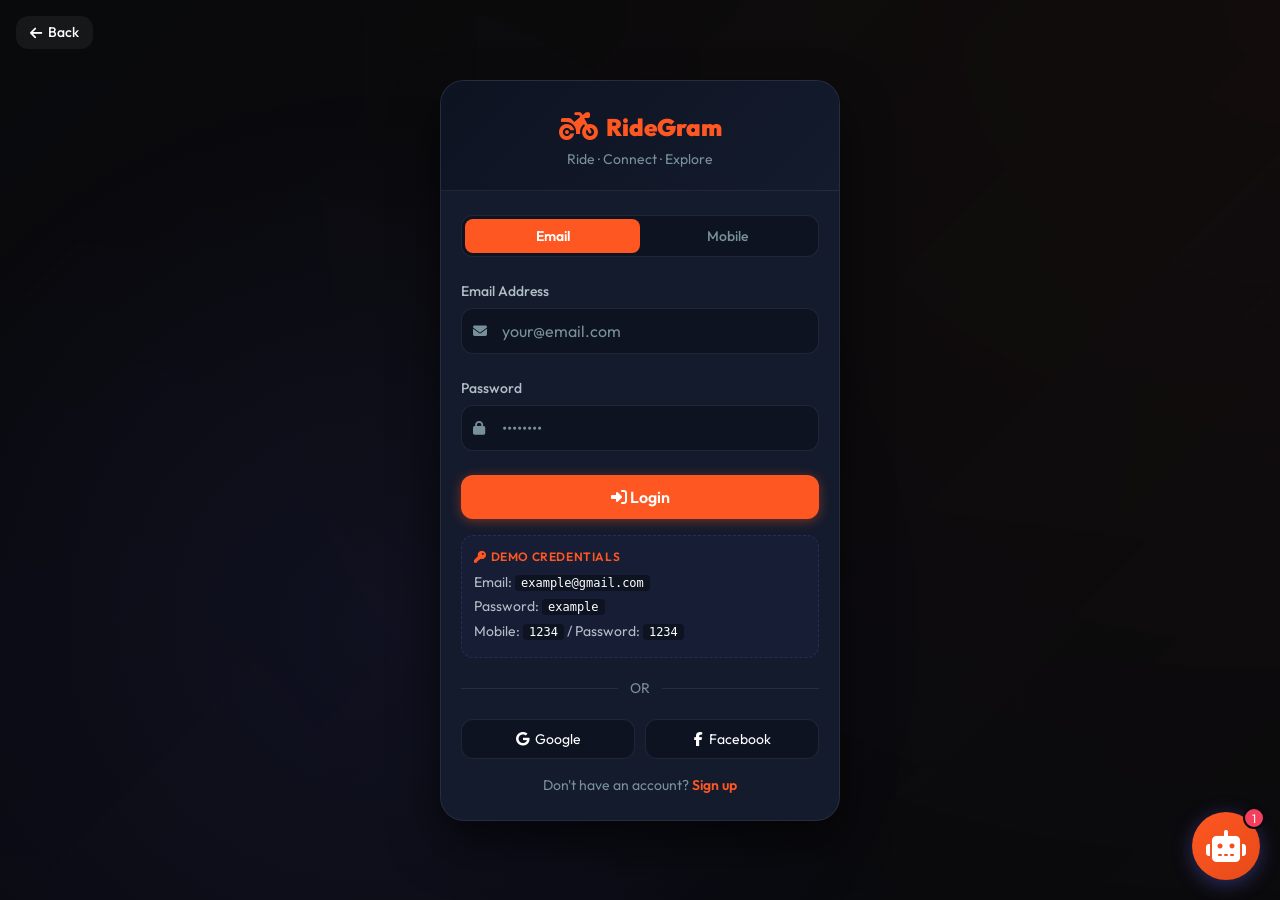
<file: feed.html>
<!DOCTYPE html>
<html lang="en">

<head>
    <meta charset="UTF-8">
    <meta name="viewport" content="width=device-width, initial-scale=1.0">
    <title>RideGram - Feed</title>
    <meta name="description" content="RideGram - Ride · Connect · Explore. Your motorcycle social feed.">
    <link rel="stylesheet" href="https://cdnjs.cloudflare.com/ajax/libs/font-awesome/6.5.1/css/all.min.css">
    <link href="https://fonts.googleapis.com/css2?family=Poppins:wght@300;400;500;600;700;800;900&display=swap"
        rel="stylesheet">
    <link rel="stylesheet" href="css/style.css">
    <link rel="stylesheet" href="css/feed.css">
    <link rel="stylesheet" href="css/dark-mode.css">
</head>

<body class="page-body">
    <!-- TOP NAVBAR -->
    <nav class="navbar">
        <div class="container">
            <div class="navbar-content">
                <a href="index.html" class="navbar-brand">
                    <span class="navbar-logo"><i class="fas fa-motorcycle"></i> RideGram</span>
                </a>
                <div class="navbar-menu">
                    <a href="feed.html" class="navbar-link active">Feed</a>
                    <a href="explore.html" class="navbar-link">Explore</a>
                    <a href="my-rides.html" class="navbar-link">Rides</a>
                    <a href="create-ride.html" class="navbar-link" style="color:var(--primary);"><i
                            class="fas fa-plus-circle"></i> Create</a>
                    <a href="messages.html" class="navbar-link">Messages</a>
                </div>
                <div class="navbar-actions">
                    <a href="notifications.html" class="btn btn-icon btn-ghost" style="position:relative;">
                        <i class="fas fa-bell"></i>
                        <span
                            style="position:absolute;top:2px;right:2px;width:8px;height:8px;background:var(--primary);border-radius:50%;border:2px solid var(--bg-primary);"></span>
                    </a>
                    <a href="profile.html"><img src="https://images.unsplash.com/photo-1507003211169-0a1dd7228f2d?w=100"
                            class="avatar avatar-sm" alt="Profile"></a>
                </div>
            </div>
        </div>
    </nav>

    <!-- FEED CONTENT -->
    <div class="container">
        <div class="app-layout">
            <!-- LEFT SIDEBAR placeholder -->
            <aside id="global-sidebar"></aside>

            <!-- MAIN FEED -->
            <main>
                <!-- Stories -->
                <section class="stories-section card" style="border-radius:var(--radius-xl);margin-bottom:8px;">
                    <div class="stories-container" id="stories-container">
                        <!-- Stories rendered by JS -->
                    </div>
                </section>

                <!-- Upcoming Ride Card -->
                <div class="card" style="margin:0 0 8px;border-radius:var(--radius-xl);overflow:hidden;">
                    <div style="position:relative;">
                        <img src="https://images.unsplash.com/photo-1558980664-769d59546b3d?w=600&h=300&fit=crop"
                            style="width:100%;height:180px;object-fit:cover;" alt="Ladakh">
                        <div
                            style="position:absolute;inset:0;background:linear-gradient(to top,rgba(0,0,0,0.8),transparent);">
                        </div>
                        <div style="position:absolute;bottom:0;left:0;right:0;padding:14px;">
                            <div
                                style="font-size:10px;color:var(--primary);font-weight:700;text-transform:uppercase;letter-spacing:0.08em;margin-bottom:4px;">
                                Upcoming Ride</div>
                            <div style="font-size:var(--fs-xl);font-weight:800;margin-bottom:4px;">LADAKH Adventure 2025
                            </div>
                            <div
                                style="display:flex;align-items:center;gap:12px;font-size:12px;color:var(--text-secondary);margin-bottom:10px;">
                                <span><i class="fas fa-calendar" style="color:var(--primary);margin-right:4px;"></i> Jun
                                    10
                                    - Jun 25</span>
                                <span><i class="fas fa-users" style="color:var(--primary);margin-right:4px;"></i> 8/12
                                    spots</span>
                            </div>
                            <div style="display:flex;align-items:center;gap:8px;">
                                <button class="btn btn-primary btn-sm"
                                    onclick="showToast('Join request sent!','success')">Join Now</button>
                                <div style="display:flex;align-items:center;gap:4px;">
                                    <div
                                        style="width:20px;height:20px;border-radius:50%;border:2px solid var(--bg-card);overflow:hidden;margin-left:-6px;">
                                        <img src="https://images.unsplash.com/photo-1494790108377-be9c29b29330?w=40"
                                            style="width:100%;height:100%;object-fit:cover;" alt="">
                                    </div>
                                    <div
                                        style="width:20px;height:20px;border-radius:50%;border:2px solid var(--bg-card);overflow:hidden;margin-left:-6px;">
                                        <img src="https://images.unsplash.com/photo-1500648767791-00dcc994a43e?w=40"
                                            style="width:100%;height:100%;object-fit:cover;" alt="">
                                    </div>
                                    <span style="font-size:11px;color:var(--text-muted);margin-left:4px;">+6
                                        joined</span>
                                </div>
                            </div>
                        </div>
                    </div>
                </div>

                <!-- Feed Posts -->
                <div class="feed-posts" id="feed-posts">
                    <!-- Posts rendered by JS -->
                </div>
            </main>

            <!-- RIGHT SIDEBAR (Desktop) -->
            <aside class="right-sidebar">
                <div class="suggestions-section">
                    <div class="suggestions-header">
                        <h4>Suggested Riders</h4>
                        <a href="explore.html">See All</a>
                    </div>
                    <div id="suggestions-list"></div>
                </div>
                <div class="trending-section">
                    <div class="suggestions-header">
                        <h4>Trending</h4>
                    </div>
                    <div class="trending-tag">
                        <div class="trending-icon"><i class="fas fa-fire"></i></div>
                        <div class="trending-info">
                            <h5>#LadakhDiaries</h5><span>2.1k posts</span>
                        </div>
                    </div>
                    <div class="trending-tag">
                        <div class="trending-icon"><i class="fas fa-mountain"></i></div>
                        <div class="trending-info">
                            <h5>#WesternGhats</h5><span>1.8k posts</span>
                        </div>
                    </div>
                    <div class="trending-tag">
                        <div class="trending-icon"><i class="fas fa-moon"></i></div>
                        <div class="trending-info">
                            <h5>#NightRides</h5><span>945 posts</span>
                        </div>
                    </div>
                </div>
            </aside>
        </div>
    </div>

    <!-- BOTTOM NAV -->
    <nav class="bottom-nav">
        <div class="bottom-nav-content">
            <a href="feed.html" class="bottom-nav-item active"><i class="fas fa-home"></i><span>Home</span></a>
            <a href="explore.html" class="bottom-nav-item"><i class="fas fa-search"></i><span>Explore</span></a>
            <a href="create-ride.html" class="bottom-nav-item create-btn"><i class="fas fa-plus"></i><span></span></a>
            <a href="notifications.html" class="bottom-nav-item" style="position:relative;">
                <i class="fas fa-bell"></i><span>Alerts</span>
                <span class="bottom-nav-badge">3</span>
            </a>
            <a href="profile.html" class="bottom-nav-item"><i class="fas fa-user"></i><span>Profile</span></a>
        </div>
    </nav>

    <!-- JOIN RIDE MODAL -->
    <div class="modal-overlay" id="join-modal">
        <div class="modal">
            <div class="modal-header">
                <span class="modal-title">Join Ride</span>
                <button class="modal-close" onclick="closeModal('join-modal')"><i class="fas fa-times"></i></button>
            </div>
            <div class="modal-body">
                <div class="join-modal-content">
                    <div class="join-modal-icon"><i class="fas fa-motorcycle"></i></div>
                    <h3 class="join-modal-title" id="join-modal-ride-title">Ride Title</h3>
                    <p class="join-modal-text">Send a join request to the ride creator. They'll review your profile and
                        riding history.</p>
                    <div class="join-modal-ride" id="join-modal-ride-info"></div>
                    <div class="join-modal-actions">
                        <button class="btn btn-secondary" onclick="closeModal('join-modal')">Cancel</button>
                        <button class="btn btn-primary" onclick="window.confirmJoinRequest()"><i
                                class="fas fa-paper-plane"></i> Send Request</button>
                    </div>
                </div>
            </div>
        </div>
    </div>

    <!-- COMMENT MODAL -->
    <div class="modal-overlay" id="comment-modal">
        <div class="modal">
            <div class="modal-header">
                <span class="modal-title">Comments</span>
                <button class="modal-close" onclick="closeModal('comment-modal')"><i class="fas fa-times"></i></button>
            </div>
            <div class="modal-body" style="padding: 0;">
                <div id="comments-list" style="max-height: 400px; overflow-y: auto; padding: 16px;">
                    <!-- Comments rendered here -->
                </div>
                <div style="padding: 16px; border-top: 1px solid var(--border); display: flex; gap: 8px;">
                    <input type="text" id="comment-input" placeholder="Add a comment..."
                        style="flex: 1; padding: 10px; background: var(--bg-input); border: 1px solid var(--border); border-radius: var(--radius-full); color: var(--text-primary);">
                    <button class="btn btn-primary btn-sm" onclick="handleAddComment()">Post</button>
                </div>
            </div>
        </div>
    </div>

    <!-- DELETE CONFIRMATION MODAL -->
    <div class="modal-overlay" id="delete-modal">
        <div class="modal" style="max-width: 320px;">
            <div class="modal-body" style="padding: 24px; text-align: center;">
                <div style="font-size: 40px; color: #EF4444; margin-bottom: 16px;"><i
                        class="fas fa-exclamation-circle"></i></div>
                <h3 style="margin-bottom: 8px;">Delete Post?</h3>
                <p style="font-size: var(--fs-sm); color: var(--text-secondary); margin-bottom: 24px;">This action
                    cannot be undone. Your post will be permanently removed.</p>
                <div style="display: flex; gap: 8px;">
                    <button class="btn btn-secondary btn-full" style="flex:1;"
                        onclick="closeModal('delete-modal')">Cancel</button>
                    <button class="btn btn-primary btn-danger-confirm btn-full"
                        style="flex:1;background: #EF4444; border-color: #EF4444;"
                        onclick="confirmDelete()">Delete</button>
                </div>
            </div>
        </div>
    </div>

    <!-- SHARE MODAL -->
    <div class="modal-overlay" id="share-modal">
        <div class="modal" style="max-width: 360px;">
            <div class="modal-header">
                <span class="modal-title">Share Post</span>
                <button class="modal-close" onclick="closeModal('share-modal')"><i class="fas fa-times"></i></button>
            </div>
            <div class="modal-body" style="padding: 16px;">
                <div style="display: flex; flex-direction: column; gap: 8px;">
                    <button class="btn btn-secondary btn-full"
                        style="justify-content: flex-start; gap: 12px; padding: 14px 16px;"
                        onclick="shareAction('copy')" role="button" aria-label="Copy link">
                        <i class="fas fa-link" style="color: var(--primary); font-size: 18px; width: 24px;"></i>
                        <span>Copy Link</span>
                    </button>
                    <button class="btn btn-secondary btn-full"
                        style="justify-content: flex-start; gap: 12px; padding: 14px 16px;"
                        onclick="shareAction('whatsapp')" role="button" aria-label="Share to WhatsApp">
                        <i class="fab fa-whatsapp" style="color: #25D366; font-size: 20px; width: 24px;"></i>
                        <span>WhatsApp</span>
                    </button>
                    <button class="btn btn-secondary btn-full"
                        style="justify-content: flex-start; gap: 12px; padding: 14px 16px;"
                        onclick="shareAction('twitter')" role="button" aria-label="Share to Twitter">
                        <i class="fab fa-x-twitter"
                            style="color: var(--text-primary); font-size: 18px; width: 24px;"></i>
                        <span>Twitter / X</span>
                    </button>
                </div>
            </div>
        </div>
    </div>

    <!-- REPORT CONFIRMATION MODAL -->
    <div class="modal-overlay" id="report-modal">
        <div class="modal" style="max-width: 320px;">
            <div class="modal-body" style="padding: 24px; text-align: center;">
                <div style="font-size: 40px; color: #F59E0B; margin-bottom: 16px;"><i class="fas fa-flag"></i></div>
                <h3 style="margin-bottom: 8px;">Report this post?</h3>
                <p style="font-size: var(--fs-sm); color: var(--text-secondary); margin-bottom: 24px;">
                    This post will be reviewed by our team. False reports may result in action on your account.</p>
                <div style="display: flex; gap: 8px;">
                    <button class="btn btn-secondary btn-full" style="flex:1;"
                        onclick="closeModal('report-modal')">Cancel</button>
                    <button class="btn btn-primary btn-report-confirm btn-full"
                        style="flex:1;background: #F59E0B; border-color: #F59E0B;" onclick="confirmReport()"><i
                            class="fas fa-flag"></i> Report</button>
                </div>
            </div>
        </div>
    </div>

    <script src="js/data.js"></script>
    <script src="js/main.js"></script>
    <script src="js/feed.js"></script>
    <script src="js/motion.js"></script>
    <script src="js/chatbot.js"></script>
</body>

</html>
</file>
<file: css/style.css>
@import url('https://fonts.googleapis.com/css2?family=Outfit:wght@300;400;500;600;700;800;900&display=swap');

:root {
    /* SUNSET ORANGE & DEEP NAVY THEME */
    --primary: #FF5722;
    --primary-dark: #E64A19;
    --primary-light: #FF8A65;
    --primary-glow: rgba(255, 87, 34, 0.4);
    --accent-green: #00E676;
    --accent-blue: #2979FF;
    --bg-primary: #080A10;
    /* Very deep navy/black */
    --bg-secondary: #0D1321;
    --bg-card: #141B2D;
    --bg-card-hover: #1C253C;
    --bg-elevated: #1A2235;
    --bg-input: #0D1321;
    --bg-overlay: rgba(0, 0, 0, 0.85);
    --text-primary: #FFFFFF;
    --text-secondary: #B0BEC5;
    --text-muted: #78909C;
    --border: rgba(255, 255, 255, 0.08);
    --border-hover: rgba(255, 255, 255, 0.2);
    --border-red: rgba(255, 87, 34, 0.4);

    /* ENHANCED GLASSMORPHISM */
    --glass-bg: rgba(20, 27, 45, 0.65);
    --glass-border: rgba(255, 255, 255, 0.1);
    --glass-blur: 40px;
    --shadow-sm: 0 4px 12px rgba(0, 0, 0, 0.3);
    --shadow-md: 0 10px 24px rgba(0, 0, 0, 0.4);
    --shadow-lg: 0 24px 48px rgba(0, 0, 0, 0.6);
    --shadow-glow: 0 0 30px rgba(255, 87, 34, 0.3);
    --font: 'Outfit', -apple-system, BlinkMacSystemFont, 'Segoe UI', Roboto, sans-serif;
    --fs-xs: 0.75rem;
    --fs-sm: 0.875rem;
    --fs-base: 1rem;
    --fs-lg: 1.125rem;
    --fs-xl: 1.25rem;
    --fs-2xl: 1.5rem;
    --fs-3xl: 2rem;
    --fs-4xl: 2.75rem;
    --fw-regular: 400;
    --fw-medium: 500;
    --fw-semibold: 600;
    --fw-bold: 700;
    --fw-black: 900;
    --sp-xs: 4px;
    --sp-sm: 8px;
    --sp-md: 16px;
    --sp-lg: 24px;
    --sp-xl: 32px;
    --sp-2xl: 48px;
    --radius-sm: 8px;
    --radius-md: 12px;
    --radius-lg: 16px;
    --radius-xl: 24px;
    --radius-full: 9999px;
    --transition: 300ms cubic-bezier(0.4, 0, 0.2, 1);
    --container-max: 540px;

    /* Advanced Motion & Glass 2.0 */
    --spring-ease: cubic-bezier(0.34, 1.56, 0.64, 1);
    --glass-inner-glow: inset 0 1px 1px rgba(255, 255, 255, 0.15), inset 0 0 20px rgba(255, 255, 255, 0.02);
    --glass-outer-glow: 0 12px 40px rgba(0, 0, 0, 0.4);
    --mesh-1: #FF5722;
    --mesh-2: #1A237E;
}

*,
*::before,
*::after {
    box-sizing: border-box;
    margin: 0;
    padding: 0;
}

html {
    scroll-behavior: smooth;
    -webkit-font-smoothing: antialiased;
}

body {
    font-family: var(--font);
    font-size: var(--fs-base);
    line-height: 1.5;
    color: var(--text-primary);
    background: var(--bg-primary);
    min-height: 100vh;
}

a {
    text-decoration: none;
    color: inherit;
    transition: color var(--transition);
}

a:hover {
    color: var(--primary);
}

img {
    max-width: 100%;
    height: auto;
    display: block;
}

button {
    font-family: inherit;
    cursor: pointer;
    border: none;
    background: none;
    color: inherit;
}

input,
textarea,
select {
    font-family: inherit;
    font-size: inherit;
    color: var(--text-primary);
}

ul,
ol {
    list-style: none;
}

/* MESH GRADIENT BACKGROUND */
.mesh-gradient-bg {
    position: fixed;
    top: -50%;
    left: -50%;
    width: 200%;
    height: 200%;
    z-index: -1;
    background:
        radial-gradient(circle at 75% 25%, rgba(255, 87, 34, 0.12) 0%, transparent 45%),
        radial-gradient(circle at 25% 75%, rgba(26, 35, 126, 0.2) 0%, transparent 50%),
        var(--bg-primary);
    filter: blur(90px);
    animation: meshRotate 25s ease-in-out infinite alternate;
    pointer-events: none;
}

@keyframes meshRotate {
    0% {
        transform: rotate(0deg);
    }

    100% {
        transform: rotate(360deg);
    }
}

/* SCROLLBAR */
::-webkit-scrollbar {
    width: 4px;
}

::-webkit-scrollbar-track {
    background: var(--bg-primary);
}

::-webkit-scrollbar-thumb {
    background: var(--border-hover);
    border-radius: var(--radius-full);
}

/* CONTAINER */
.container {
    width: 100%;
    max-width: var(--container-max);
    margin: 0 auto;
    padding: 0 var(--sp-md);
}

/* NAVBAR - Top bar (mobile app style) */
.navbar {
    background: rgba(10, 10, 10, 0.85);
    backdrop-filter: blur(20px);
    -webkit-backdrop-filter: blur(20px);
    position: sticky;
    top: 0;
    z-index: 100;
    border-bottom: 1px solid var(--border);
}

.navbar-content {
    display: flex;
    align-items: center;
    justify-content: space-between;
    padding: 10px 0;
    height: 56px;
}

.navbar-brand {
    display: flex;
    align-items: center;
    gap: var(--sp-sm);
}

.navbar-logo {
    font-size: var(--fs-xl);
    font-weight: var(--fw-black);
    color: var(--primary);
    letter-spacing: -0.02em;
    display: flex;
    align-items: center;
    gap: 6px;
}

.navbar-logo i {
    font-size: 1.1em;
}

.navbar-menu {
    display: none;
}

.navbar-actions {
    display: flex;
    align-items: center;
    gap: 4px;
}

.navbar-toggle {
    display: none;
}

/* BOTTOM NAV */
.bottom-nav {
    position: fixed;
    bottom: 0;
    left: 0;
    right: 0;
    background: rgba(10, 10, 10, 0.85);
    backdrop-filter: blur(20px);
    border-top: 1px solid var(--border);
    z-index: 100;
    padding-bottom: env(safe-area-inset-bottom);
}

.bottom-nav-content {
    display: flex;
    justify-content: space-around;
    max-width: var(--container-max);
    margin: 0 auto;
}

.bottom-nav-item {
    display: flex;
    flex-direction: column;
    align-items: center;
    gap: 2px;
    padding: 8px 0;
    color: var(--text-muted);
    font-size: 10px;
    font-weight: var(--fw-medium);
    transition: color var(--transition);
    position: relative;
    flex: 1;
}

.bottom-nav-item i {
    font-size: 24px;
}

.bottom-nav-item.active {
    color: var(--primary);
}

.bottom-nav-item.active::before {
    content: '';
    position: absolute;
    top: 0;
    left: 50%;
    transform: translateX(-50%);
    width: 20px;
    height: 2px;
    background: var(--primary);
    border-radius: var(--radius-full);
}

.bottom-nav-item.create-btn {
    color: var(--text-primary);
}

.bottom-nav-item.create-btn i {
    background: var(--primary);
    color: #fff;
    width: 40px;
    height: 40px;
    border-radius: var(--radius-full);
    display: flex;
    align-items: center;
    justify-content: center;
    font-size: 18px;
    box-shadow: 0 4px 12px var(--primary-glow);
    margin-top: -10px;
}

.bottom-nav-badge {
    position: absolute;
    top: 4px;
    right: calc(50% - 18px);
    background: var(--primary);
    color: #fff;
    font-size: 9px;
    font-weight: var(--fw-bold);
    min-width: 16px;
    height: 16px;
    border-radius: var(--radius-full);
    display: flex;
    align-items: center;
    justify-content: center;
    padding: 0 4px;
}

/* AVATAR */
.avatar {
    width: 40px;
    height: 40px;
    border-radius: var(--radius-full);
    object-fit: cover;
}

.avatar-sm {
    width: 32px;
    height: 32px;
}

.avatar-lg {
    width: 64px;
    height: 64px;
}

.avatar-xl {
    width: 90px;
    height: 90px;
}

.avatar-ring {
    border: 2px solid var(--primary);
    padding: 2px;
}

/* BUTTONS */
.btn {
    display: inline-flex;
    align-items: center;
    justify-content: center;
    gap: 6px;
    padding: 10px 20px;
    font-size: var(--fs-sm);
    font-weight: var(--fw-semibold);
    border-radius: var(--radius-lg);
    transition: all var(--transition);
    border: none;
    cursor: pointer;
}

.btn-primary {
    background: var(--primary);
    color: #fff;
    box-shadow: 0 2px 8px var(--primary-glow);
}

.btn-primary:hover {
    background: var(--primary-dark);
    transform: translateY(-2px);
    box-shadow: 0 6px 20px var(--primary-glow);
    color: #fff;
}

.btn:active {
    transform: scale(0.96) !important;
}

.btn-secondary {
    background: var(--bg-card);
    color: var(--text-primary);
    border: 1px solid var(--border);
}

.btn-secondary:hover {
    border-color: var(--primary);
    color: var(--primary);
}

.btn-ghost {
    background: transparent;
    color: var(--text-secondary);
}

.btn-ghost:hover {
    background: rgba(255, 255, 255, 0.05);
    color: var(--text-primary);
}

.btn-danger {
    background: var(--primary);
    color: #fff;
}

.btn-sm {
    padding: 6px 14px;
    font-size: var(--fs-xs);
    border-radius: var(--radius-md);
}

.btn-lg {
    padding: 14px 28px;
    font-size: var(--fs-base);
}

.btn-icon {
    width: 36px;
    height: 36px;
    padding: 0;
    border-radius: var(--radius-md);
}

.btn-icon.btn-sm {
    width: 28px;
    height: 28px;
}

/* CARDS - GLASS 2.0 */
.card,
.post-card,
.ride-card,
.sidebar,
.modal-content {
    background: var(--glass-bg);
    backdrop-filter: blur(var(--glass-blur));
    -webkit-backdrop-filter: blur(var(--glass-blur));
    border-radius: var(--radius-xl);
    border: 1px solid var(--glass-border);
    box-shadow: var(--glass-inner-glow), var(--glass-outer-glow);
    transition: transform var(--spring-ease), box-shadow 0.4s ease, border-color 0.4s ease;
}

.card:hover,
.post-card:hover,
.ride-card:hover {
    border-color: rgba(255, 255, 255, 0.25);
    box-shadow: var(--glass-inner-glow), 0 16px 50px rgba(0, 0, 0, 0.6), 0 0 20px rgba(255, 87, 34, 0.1);
    transform: translateY(-4px);
}

/* ADVANCED REVEAL ANIMATIONS */
.animate-reveal {
    animation: revealSpring 0.8s var(--spring-ease) forwards;
}

@keyframes revealSpring {
    0% {
        opacity: 0;
        transform: translateY(30px) scale(0.95);
        filter: blur(10px);
    }

    100% {
        opacity: 1;
        transform: translateY(0) scale(1);
        filter: blur(0);
    }
}

.animate-springIn {
    animation: springIn 0.5s var(--spring-ease) forwards;
}

@keyframes springIn {
    0% {
        transform: scale(0.8);
        opacity: 0;
    }

    100% {
        transform: scale(1);
        opacity: 1;
    }
}



.card-body {
    padding: var(--sp-lg);
}

/* FORMS */
.form-group {
    margin-bottom: var(--sp-lg);
}

.form-label {
    display: block;
    font-weight: var(--fw-medium);
    margin-bottom: 6px;
    font-size: var(--fs-sm);
    color: var(--text-secondary);
}

.form-input {
    width: 100%;
    padding: 12px 14px;
    border: 1px solid var(--border);
    border-radius: var(--radius-md);
    background: var(--bg-input);
    transition: all var(--transition);
    color: var(--text-primary);
    font-size: var(--fs-base);
}

.form-input:focus {
    outline: none;
    border-color: var(--primary);
    box-shadow: 0 0 0 3px rgba(99, 102, 241, 0.1);
}

.form-input::placeholder {
    color: var(--text-muted);
}

.settings-select {
    padding: 8px 12px;
    border: 1px solid var(--border);
    border-radius: var(--radius-md);
    background: var(--bg-input);
    color: var(--text-primary);
    font-size: var(--fs-sm);
}

/* TAGS & BADGES */
.tag {
    display: inline-flex;
    align-items: center;
    gap: 4px;
    padding: 4px 10px;
    font-size: var(--fs-xs);
    border-radius: var(--radius-full);
    background: rgba(255, 255, 255, 0.06);
    color: var(--text-secondary);
    font-weight: var(--fw-medium);
}

.tag-primary {
    background: rgba(99, 102, 241, 0.12);
    color: var(--primary);
}

.badge {
    display: inline-flex;
    align-items: center;
    gap: 4px;
    padding: 3px 8px;
    font-size: var(--fs-xs);
    font-weight: var(--fw-semibold);
    border-radius: var(--radius-full);
}

.badge-primary {
    background: rgba(99, 102, 241, 0.12);
    color: var(--primary);
}

.badge-success {
    background: rgba(34, 197, 94, 0.12);
    color: var(--accent-green);
}

/* TABS */
.tabs {
    display: flex;
    border-bottom: 1px solid var(--border);
    margin-bottom: var(--sp-lg);
    overflow-x: auto;
    scrollbar-width: none;
}

.tabs::-webkit-scrollbar {
    display: none;
}

.tab {
    flex-shrink: 0;
    padding: var(--sp-md);
    text-align: center;
    font-weight: var(--fw-medium);
    color: var(--text-muted);
    position: relative;
    transition: all var(--transition);
    font-size: var(--fs-sm);
    white-space: nowrap;
}

.tab::after {
    content: '';
    position: absolute;
    bottom: -1px;
    left: 0;
    right: 0;
    height: 2px;
    background: var(--primary);
    transform: scaleX(0);
    transition: transform var(--transition);
}

.tab:hover {
    color: var(--text-secondary);
}

.tab.active {
    color: var(--primary);
}

.tab.active::after {
    transform: scaleX(1);
}

.tab-content {
    display: none;
}

.tab-content.active {
    display: block;
    animation: fadeIn 0.3s ease;
}

/* MODAL */
.modal-overlay {
    position: fixed;
    inset: 0;
    background: rgba(0, 0, 0, 0.75);
    backdrop-filter: blur(4px);
    display: flex;
    align-items: flex-end;
    justify-content: center;
    z-index: 1000;
    opacity: 0;
    visibility: hidden;
    transition: all var(--transition);
}

.modal-overlay.active {
    opacity: 1;
    visibility: visible;
}

.modal {
    background: var(--bg-card);
    border-radius: var(--radius-xl) var(--radius-xl) 0 0;
    width: 100%;
    max-width: 500px;
    max-height: 85vh;
    overflow-y: auto;
    transform: translateY(100%);
    transition: transform 0.35s cubic-bezier(0.32, 0.72, 0, 1);
    border: 1px solid var(--border);
    border-bottom: none;
}

.modal-overlay.active .modal {
    transform: translateY(0);
}

.modal-header {
    display: flex;
    align-items: center;
    justify-content: space-between;
    padding: 16px 20px;
    border-bottom: 1px solid var(--border);
}

.modal-title {
    font-size: var(--fs-lg);
    font-weight: var(--fw-semibold);
}

.modal-close {
    width: 28px;
    height: 28px;
    display: flex;
    align-items: center;
    justify-content: center;
    border-radius: var(--radius-full);
    color: var(--text-muted);
    transition: all var(--transition);
}

.modal-close:hover {
    background: rgba(255, 255, 255, 0.08);
    color: var(--text-primary);
}

.modal-body {
    padding: 20px;
}

/* TOAST */
.toast {
    position: fixed;
    bottom: 80px;
    left: 50%;
    transform: translateX(-50%) translateY(20px);
    background: var(--bg-elevated);
    color: var(--text-primary);
    padding: 12px 20px;
    border-radius: var(--radius-lg);
    display: flex;
    align-items: center;
    gap: var(--sp-sm);
    font-size: var(--fs-sm);
    font-weight: var(--fw-medium);
    z-index: 2000;
    opacity: 0;
    transition: all 0.3s ease;
    border: 1px solid var(--border);
    box-shadow: var(--shadow-lg);
}

.toast.show {
    opacity: 1;
    transform: translateX(-50%) translateY(0);
}

.toast-success i {
    color: var(--accent-green);
}

.toast-error i {
    color: var(--primary);
}

.toast-info i {
    color: var(--accent-blue);
}

@keyframes slideUpFade {
    from {
        opacity: 0;
        transform: translateY(30px);
    }

    to {
        opacity: 1;
        transform: translateY(0);
    }
}

.animate-fadeIn {
    animation: fadeIn 0.4s ease forwards;
}

.animate-slideUp {
    animation: slideUp 0.4s ease forwards;
}

.animate-slideUpFade {
    opacity: 0;
    animation: slideUpFade 0.7s cubic-bezier(0.16, 1, 0.3, 1) forwards;
}

/* SKELETON */
.skeleton {
    background: linear-gradient(90deg, var(--bg-card) 25%, var(--bg-elevated) 50%, var(--bg-card) 75%);
    background-size: 200% 100%;
    animation: skeleton-loading 1.5s infinite;
    border-radius: var(--radius-md);
}

@keyframes skeleton-loading {
    0% {
        background-position: 200% 0;
    }

    100% {
        background-position: -200% 0;
    }
}

/* PAGE BODY PADDING for bottom nav */
.page-body {
    padding-bottom: 70px;
}

/* SECTION HEADERS */
.section-header {
    display: flex;
    justify-content: space-between;
    align-items: center;
    margin-bottom: var(--sp-md);
    padding: 0 var(--sp-md);
}

.section-title {
    font-size: var(--fs-lg);
    font-weight: var(--fw-bold);
}

/* RESPONSIVE - Tablet/Desktop */
@media (min-width: 768px) {
    :root {
        --container-max: 600px;
    }
}

@media (min-width: 1024px) {
    :root {
        --container-max: 1100px;
    }

    .bottom-nav {
        display: none;
    }

    .navbar-menu {
        display: flex;
        align-items: center;
        gap: var(--sp-xl);
    }

    .navbar-link {
        font-weight: var(--fw-medium);
        color: var(--text-secondary);
        font-size: var(--fs-sm);
        position: relative;
    }

    .navbar-link::after {
        content: '';
        position: absolute;
        bottom: -4px;
        left: 0;
        width: 0;
        height: 2px;
        background: var(--primary);
        transition: width var(--transition);
    }

    .navbar-link:hover::after,
    .navbar-link.active::after {
        width: 100%;
    }

    .navbar-link:hover,
    .navbar-link.active {
        color: var(--primary);
    }

    .page-body {
        padding-bottom: 0;
    }
}

/* TOGGLE SWITCH */
.toggle-switch {
    width: 44px;
    height: 24px;
    background: var(--border);
    border-radius: var(--radius-full);
    position: relative;
    cursor: pointer;
    transition: background var(--transition);
}

.toggle-switch::after {
    content: '';
    position: absolute;
    top: 2px;
    left: 2px;
    width: 20px;
    height: 20px;
    background: var(--text-primary);
    border-radius: var(--radius-full);
    transition: transform var(--transition);
}

.toggle-switch.active {
    background: var(--primary);
}

.toggle-switch.active::after {
    transform: translateX(20px);
}

/* THEME TOGGLE */
.theme-toggle {
    width: 44px;
    height: 24px;
    background: var(--primary);
    border-radius: var(--radius-full);
    position: relative;
    cursor: pointer;
    border: none;
}

.theme-toggle .toggle-thumb {
    width: 20px;
    height: 20px;
    background: #fff;
    border-radius: var(--radius-full);
    position: absolute;
    top: 2px;
    left: 2px;
    transition: all var(--transition);
}

/* ============================================
   GLOBAL LAYOUT (3-COLUMN DESKTOP)
   ============================================ */
.app-layout {
    display: flex;
    flex-direction: column;
    width: 100%;
    margin: 0 auto;
}

@media (min-width: 1024px) {
    .app-layout {
        display: grid;
        grid-template-columns: 240px 1fr 280px;
        gap: 24px;
        max-width: 1200px;
        padding: 24px 16px;
    }
}

/* GLOBAL SIDEBAR (Desktop Only) */
.sidebar,
.right-sidebar {
    display: none;
}

@media (min-width: 1024px) {

    .sidebar,
    .right-sidebar {
        display: block;
        position: sticky;
        top: 80px;
        height: min-content;
    }
}

.sidebar {
    background: var(--glass-bg);
    backdrop-filter: blur(var(--glass-blur));
    -webkit-backdrop-filter: blur(var(--glass-blur));
    border: 1px solid var(--glass-border);
    border-radius: var(--radius-xl);
    overflow: hidden;
}

.sidebar-profile {
    display: flex;
    align-items: center;
    gap: 12px;
    padding: 20px 16px;
    border-bottom: 1px solid var(--border);
}

.sidebar-profile-avatar {
    width: 48px;
    height: 48px;
    border-radius: var(--radius-full);
    object-fit: cover;
    border: 2px solid var(--primary);
}

.sidebar-profile-info h4 {
    font-size: var(--fs-sm);
    font-weight: 700;
    color: var(--text-primary);
}

.sidebar-profile-info span {
    font-size: 11px;
    color: var(--text-muted);
}

.sidebar-nav {
    padding: 8px 0;
}

.sidebar-nav-item {
    display: flex;
    align-items: center;
    gap: 12px;
    padding: 12px 16px;
    color: var(--text-secondary);
    font-weight: 600;
    transition: all var(--transition);
    margin: 2px 8px;
    border-radius: var(--radius-md);
    font-size: var(--fs-sm);
}

.sidebar-nav-item:hover {
    background: rgba(255, 255, 255, 0.05);
    color: var(--text-primary);
    transform: translateX(4px);
}

.sidebar-nav-item.active {
    background: rgba(99, 102, 241, 0.1);
    color: var(--primary);
}

.sidebar-nav-item i {
    width: 24px;
    font-size: 20px;
    text-align: center;
}

/* WIDGET SECTIONS (Suggestions/Trending) */
.suggestions-section,
.trending-section {
    background: var(--glass-bg);
    backdrop-filter: blur(var(--glass-blur));
    -webkit-backdrop-filter: blur(var(--glass-blur));
    border: 1px solid var(--glass-border);
    border-radius: var(--radius-xl);
    padding: 16px;
    margin-bottom: 16px;
}

.suggestions-header {
    display: flex;
    justify-content: space-between;
    align-items: center;
    margin-bottom: 12px;
}

.suggestions-header h4 {
    font-size: 11px;
    color: var(--text-muted);
    text-transform: uppercase;
    letter-spacing: 0.1em;
    font-weight: 800;
}

.suggestion-item {
    display: flex;
    align-items: center;
    gap: 10px;
    padding: 8px 0;
}

.suggestion-avatar {
    width: 36px;
    height: 36px;
    border-radius: var(--radius-full);
    object-fit: cover;
}

.suggestion-info {
    flex: 1;
}

.suggestion-name {
    font-weight: 700;
    font-size: var(--fs-sm);
}

.suggestion-meta {
    font-size: 11px;
    color: var(--text-muted);
}

.suggestion-follow {
    font-size: 11px;
    font-weight: 700;
    color: var(--primary);
    cursor: pointer;
}

.trending-tag {
    display: flex;
    align-items: center;
    gap: 10px;
    padding: 10px 0;
}

.trending-icon {
    width: 36px;
    height: 36px;
    background: rgba(99, 102, 241, 0.1);
    border-radius: var(--radius-md);
    display: flex;
    align-items: center;
    justify-content: center;
    color: var(--primary);
}

.trending-info h5 {
    font-size: var(--fs-sm);
    font-weight: 600;
}

.trending-info span {
    font-size: 11px;
    color: var(--text-muted);
}


/* PRIVACY LABELS */
.privacy-label {
    display: inline-flex;
    align-items: center;
    gap: 4px;
    font-size: var(--fs-xs);
    padding: 2px 8px;
    border-radius: var(--radius-sm);
}

.privacy-public {
    background: rgba(34, 197, 94, 0.1);
    color: var(--accent-green);
}

.privacy-followers {
    background: rgba(245, 158, 11, 0.1);
    color: #F59E0B;
}

/* TOGGLE SWITCH */
.toggle-switch {
    width: 44px;
    height: 24px;
    border-radius: var(--radius-full);
    background: var(--bg-input);
    border: 1px solid var(--border);
    cursor: pointer;
    position: relative;
    transition: all var(--transition);
    flex-shrink: 0;
}

.toggle-switch::after {
    content: '';
    position: absolute;
    width: 18px;
    height: 18px;
    border-radius: var(--radius-full);
    background: var(--text-muted);
    top: 2px;
    left: 2px;
    transition: all var(--transition);
}

.toggle-switch.active {
    background: var(--primary);
    border-color: var(--primary);
}

.toggle-switch.active::after {
    left: 22px;
    background: #fff;
}

/* SETTINGS SELECT */
.settings-select {
    padding: 6px 10px;
    background: var(--bg-input);
    border: 1px solid var(--border);
    border-radius: var(--radius-md);
    color: var(--text-primary);
    font-size: var(--fs-sm);
    cursor: pointer;
}

.settings-select:focus {
    outline: none;
    border-color: var(--primary);
}

/* BADGES */
.badge {
    display: inline-flex;
    align-items: center;
    gap: 4px;
    padding: 3px 10px;
    border-radius: var(--radius-full);
    font-size: var(--fs-xs);
    font-weight: var(--fw-semibold);
}

.badge-success {
    background: rgba(34, 197, 94, 0.12);
    color: var(--accent-green);
}

.badge-primary {
    background: rgba(99, 102, 241, 0.12);
    color: var(--primary);
}

/* TAGS */
.tag {
    display: inline-flex;
    align-items: center;
    gap: 3px;
    padding: 3px 10px;
    border-radius: var(--radius-full);
    font-size: var(--fs-xs);
    font-weight: var(--fw-medium);
    background: rgba(255, 255, 255, 0.06);
    color: var(--text-secondary);
    border: 1px solid var(--border);
}

.tag-primary {
    background: rgba(99, 102, 241, 0.1);
    color: var(--primary);
    border-color: rgba(99, 102, 241, 0.2);
}
</file>
<file: css/feed.css>
/* Feed Page - Dark/Red MotoTribe Style */
.feed-layout {
    max-width: 480px;
    margin: 0 auto;
    padding: 0;
}

/* Glassmorphism Sidebar */
.sidebar {
    background: var(--glass-bg);
    backdrop-filter: blur(var(--glass-blur));
    -webkit-backdrop-filter: blur(var(--glass-blur));
    border: 1px solid var(--glass-border) !important;
}

/* STORIES */
.stories-section {
    padding: 12px 0;
    border-bottom: 1px solid var(--border);
    margin-bottom: 4px;
}

.stories-container {
    display: flex;
    gap: 14px;
    padding: 0 16px;
    overflow-x: auto;
    scrollbar-width: none;
}

.stories-container::-webkit-scrollbar {
    display: none;
}

.story-item {
    flex-shrink: 0;
    text-align: center;
    cursor: pointer;
    width: 66px;
}

.story-avatar-wrapper {
    width: 62px;
    height: 62px;
    padding: 2px;
    border-radius: var(--radius-full);
    background: linear-gradient(135deg, var(--primary), #FFAB40, var(--primary-light));
    margin: 0 auto 4px;
}

.story-avatar-wrapper.viewed {
    background: var(--border);
}

.story-avatar {
    width: 100%;
    height: 100%;
    border-radius: var(--radius-full);
    object-fit: cover;
    border: 2px solid var(--bg-primary);
}

.story-username {
    font-size: 10px;
    color: var(--text-secondary);
    overflow: hidden;
    text-overflow: ellipsis;
    white-space: nowrap;
    font-weight: var(--fw-medium);
}

/* FEED POSTS */
.feed-posts {
    display: flex;
    flex-direction: column;
    gap: 8px;
}

.post-card {
    background: var(--bg-card);
    border: 1px solid var(--border);
    border-radius: var(--radius-xl);
    margin: 8px 16px;
    box-shadow: 0 4px 12px rgba(0, 0, 0, 0.5);
    transition: transform var(--transition), box-shadow var(--transition);
}

.post-card:hover {
    transform: translateY(-2px);
    box-shadow: 0 12px 24px rgba(0, 0, 0, 0.6), 0 0 16px rgba(255, 87, 34, 0.1);
    border-color: rgba(255, 255, 255, 0.15);
}

.post-header {
    display: flex;
    align-items: center;
    gap: 10px;
    padding: 10px 14px;
}

.post-avatar {
    width: 36px;
    height: 36px;
    border-radius: var(--radius-full);
    object-fit: cover;
}

.post-user-info {
    flex: 1;
}

.post-user-name {
    display: flex;
    align-items: center;
    gap: 4px;
    font-weight: var(--fw-semibold);
    font-size: var(--fs-sm);
}

.post-user-name .verified {
    color: var(--primary);
    font-size: 12px;
}

.post-username {
    font-size: 11px;
    color: var(--text-muted);
}

.post-menu {
    color: var(--text-muted);
    padding: 6px;
    cursor: pointer;
}

.post-rating {
    display: flex;
    align-items: center;
    gap: 6px;
    padding: 0 14px 6px;
    flex-wrap: wrap;
}

.post-rating-stars {
    display: flex;
    gap: 2px;
    color: #FFC107;
    font-size: 12px;
}

.post-rating-value {
    color: var(--text-primary);
    font-weight: var(--fw-semibold);
    font-size: var(--fs-sm);
}

.post-tags {
    display: flex;
    gap: 4px;
}

/* Ride Summary */
.post-ride-summary {
    background: rgba(255, 87, 34, 0.05);
    padding: 10px 14px;
    margin: 0 14px 8px;
    border-radius: var(--radius-md);
    border-left: 3px solid var(--primary);
}

.ride-route {
    display: flex;
    align-items: center;
    gap: 6px;
    font-size: var(--fs-sm);
    font-weight: var(--fw-semibold);
    margin-bottom: 2px;
}

.ride-route i {
    color: var(--primary);
    font-size: 12px;
}

.ride-name {
    font-size: 12px;
    color: var(--text-muted);
    margin-bottom: 4px;
}

.ride-meta {
    display: flex;
    gap: 12px;
    font-size: 11px;
    color: var(--text-muted);
}

.ride-meta span {
    display: flex;
    align-items: center;
    gap: 3px;
}

.ride-meta i {
    color: var(--primary);
    font-size: 10px;
}

.post-image {
    width: 100%;
    aspect-ratio: 4/3;
    object-fit: cover;
}

.post-caption {
    padding: 10px 14px;
}

.post-caption p {
    font-size: var(--fs-sm);
    line-height: 1.5;
}

.post-caption .read-more {
    color: var(--text-muted);
    cursor: pointer;
}

.post-location {
    display: flex;
    align-items: center;
    gap: 4px;
    font-size: 11px;
    color: var(--text-muted);
    margin-top: 4px;
}

/* Post Actions */
.post-actions {
    display: flex;
    align-items: center;
    padding: 6px 14px 10px;
}

.post-action-btn {
    display: flex;
    align-items: center;
    gap: 5px;
    padding: 6px 10px;
    color: var(--text-secondary);
    font-size: var(--fs-sm);
    cursor: pointer;
    border: none;
    background: none;
    transition: color var(--transition);
}

.post-action-btn:hover {
    color: var(--text-primary);
    transform: scale(1.1) translateY(-2px);
}

.post-action-btn.liked {
    color: #FF1744;
    /* Neon Red for likes */
}

.post-action-btn.liked i {
    animation: heartBeat 0.6s;
}

.post-action-btn i {
    font-size: 18px;
}

.post-action-join {
    margin-left: auto;
    background: var(--primary);
    color: #fff;
    padding: 6px 16px;
    border-radius: var(--radius-full);
    font-weight: var(--fw-semibold);
    font-size: var(--fs-xs);
    box-shadow: 0 2px 8px var(--primary-glow);
    border: none;
    cursor: pointer;
    transition: all var(--transition);
}

.post-action-join:hover {
    background: var(--primary-dark);
    transform: translateY(-1px);
    color: #fff;
}

/* Post Options Menu */
.post-menu-container {
    position: relative;
}

.post-menu-dropdown {
    position: absolute;
    top: 100%;
    right: 0;
    background: var(--bg-card);
    border: 1px solid var(--border);
    border-radius: var(--radius-md);
    padding: 8px 0;
    min-width: 140px;
    box-shadow: var(--shadow-md);
    z-index: 100;
    opacity: 0;
    visibility: hidden;
    transform: translateY(10px);
    transition: all var(--transition);
}

.post-menu-dropdown.active {
    opacity: 1;
    visibility: visible;
    transform: translateY(0);
}

.post-menu-item {
    padding: 10px 16px;
    font-size: var(--fs-sm);
    color: var(--text-secondary);
    cursor: pointer;
    display: flex;
    align-items: center;
    gap: 10px;
    transition: background var(--transition);
}

.post-menu-item:hover {
    background: var(--bg-elevated);
    color: var(--text-primary);
}

.post-menu-item.danger {
    color: #EF4444;
}

.post-menu-item.danger:hover {
    background: rgba(239, 68, 68, 0.1);
}

.post-time {
    padding: 0 14px 10px;
    font-size: 11px;
    color: var(--text-muted);
}

/* Post Action Join Styles */
.post-action-join {
    margin-left: auto;
    background: var(--primary);
    color: #fff;
    padding: 6px 16px;
    border-radius: var(--radius-full);
    font-weight: var(--fw-semibold);
    font-size: var(--fs-xs);
    box-shadow: 0 2px 8px var(--primary-glow);
    border: none;
    cursor: pointer;
    transition: all var(--transition);
}

.post-action-join:hover {
    background: var(--primary-dark);
    transform: translateY(-1px);
    color: #fff;
}
</file>
<file: css/dark-mode.css>
/* Dark mode is now default - this file provides light mode toggle if needed */
/* Since the app is dark-first, dark-mode.css now serves as the theme-toggle support file */

/* The default theme IS dark, defined in style.css */
/* This file only adds light overrides if user enables light mode */

[data-theme="light"] {
    --primary: #FF3333;
    --primary-dark: #CC0000;
    --primary-light: #FF6666;
    --primary-glow: rgba(99, 102, 241, 0.25);
    --bg-primary: #F5F5F5;
    --bg-secondary: #FFFFFF;
    --bg-card: #FFFFFF;
    --bg-card-hover: #FAFAFA;
    --bg-elevated: #FFFFFF;
    --bg-input: #F5F5F5;
    --text-primary: #111111;
    --text-secondary: #555555;
    --text-muted: #999999;
    --border: rgba(0, 0, 0, 0.08);
    --border-hover: rgba(0, 0, 0, 0.15);
    --glass-bg: rgba(255, 255, 255, 0.9);
    --glass-border: rgba(0, 0, 0, 0.06);
    --shadow-sm: 0 1px 4px rgba(0, 0, 0, 0.06);
    --shadow-md: 0 4px 12px rgba(0, 0, 0, 0.08);
    --shadow-lg: 0 8px 24px rgba(0, 0, 0, 0.1);
    --shadow-card: 0 2px 8px rgba(0, 0, 0, 0.06);
}

[data-theme="light"] body {
    background: var(--bg-primary);
}

[data-theme="light"] .navbar {
    background: rgba(255, 255, 255, 0.95);
    backdrop-filter: blur(12px);
}

[data-theme="light"] .bottom-nav {
    background: rgba(255, 255, 255, 0.95);
}

/* Smooth transitions for theme change */
body,
.navbar,
.bottom-nav,
.card,
.btn,
.form-input,
.sidebar,
.modal {
    transition: background-color 0.3s ease, border-color 0.3s ease, color 0.3s ease;
}
</file>
<file: css/login.css>
/* Login Page - Dark/Red MotoTribe Style */
.login-page {
    min-height: 100vh;
    display: flex;
    align-items: center;
    justify-content: center;
    padding: 20px;
    background: linear-gradient(135deg, rgba(10, 10, 10, 0.8), rgba(10, 10, 10, 0.6)), url('https://images.unsplash.com/photo-1558981359-219d6364c9c8?w=1920&h=1080&fit=crop') center/cover no-repeat fixed;
}

.login-page::before {
    content: '';
    position: fixed;
    inset: 0;
    background: radial-gradient(circle at 30% 70%, rgba(99, 102, 241, 0.08) 0%, transparent 50%);
    pointer-events: none;
}

.login-card {
    width: 100%;
    max-width: 400px;
    background: var(--bg-card);
    border-radius: var(--radius-xl);
    box-shadow: var(--shadow-lg);
    overflow: hidden;
    position: relative;
    z-index: 1;
    opacity: 0;
    animation: slideUpFade 0.6s cubic-bezier(0.16, 1, 0.3, 1) forwards;
    border: 1px solid var(--border);
}

.login-header {
    text-align: center;
    padding: 28px 20px 20px;
    background: linear-gradient(135deg, var(--bg-secondary), var(--bg-card));
    border-bottom: 1px solid var(--border);
}

.login-logo {
    font-size: var(--fs-2xl);
    font-weight: var(--fw-black);
    margin-bottom: 4px;
    display: flex;
    align-items: center;
    justify-content: center;
    gap: 8px;
    color: var(--primary);
}

.login-logo i {
    font-size: 1.3em;
}

.login-tagline {
    font-size: var(--fs-sm);
    color: var(--text-muted);
}

.login-body {
    padding: 24px 20px;
}

.login-tabs {
    display: flex;
    margin-bottom: var(--sp-lg);
    border-radius: var(--radius-md);
    background: var(--bg-input);
    padding: 3px;
    border: 1px solid var(--border);
}

.login-tab {
    flex: 1;
    padding: 8px;
    text-align: center;
    font-weight: var(--fw-medium);
    color: var(--text-muted);
    border-radius: var(--radius-sm);
    cursor: pointer;
    border: none;
    background: none;
    font-size: var(--fs-sm);
    transition: all var(--transition);
}

.login-tab.active {
    background: var(--primary);
    color: #fff;
    font-weight: var(--fw-semibold);
}

.login-form {
    display: none;
}

.login-form.active {
    display: block;
    animation: fadeIn 0.3s ease;
}

.form-input-wrapper {
    position: relative;
}

.form-input-wrapper .form-input {
    padding-left: 40px;
}

.form-input-wrapper .input-icon {
    position: absolute;
    left: 12px;
    top: 50%;
    transform: translateY(-50%);
    color: var(--text-muted);
    font-size: 14px;
}

.phone-input-group {
    display: flex;
    gap: 8px;
}

.country-code {
    width: 90px;
    flex-shrink: 0;
}

.phone-number {
    flex: 1;
}

.login-btn {
    width: 100%;
    padding: 12px;
    font-size: var(--fs-base);
    font-weight: var(--fw-semibold);
    background: var(--primary);
    color: #fff;
    border: none;
    border-radius: var(--radius-md);
    cursor: pointer;
    transition: all var(--transition);
    box-shadow: 0 2px 12px var(--primary-glow);
}

.login-btn:hover {
    background: var(--primary-dark);
    transform: translateY(-1px);
}

.login-helper {
    text-align: center;
    margin-top: 16px;
    font-size: var(--fs-sm);
    color: var(--text-muted);
}

.login-helper a {
    color: var(--primary);
    font-weight: var(--fw-semibold);
}

.demo-credentials {
    margin-top: 16px;
    padding: 12px;
    background: rgba(99, 102, 241, 0.04);
    border-radius: var(--radius-md);
    border: 1px dashed rgba(99, 102, 241, 0.2);
}

.demo-credentials-title {
    font-size: var(--fs-xs);
    font-weight: var(--fw-semibold);
    color: var(--primary);
    text-transform: uppercase;
    letter-spacing: 0.05em;
    margin-bottom: 6px;
    display: flex;
    align-items: center;
    gap: 4px;
}

.demo-credentials p {
    font-size: var(--fs-sm);
    color: var(--text-secondary);
    margin: 3px 0;
}

.demo-credentials code {
    background: var(--bg-input);
    padding: 1px 6px;
    border-radius: 4px;
    font-family: monospace;
    color: var(--text-primary);
    font-size: var(--fs-xs);
}

.divider {
    display: flex;
    align-items: center;
    margin: 20px 0;
    color: var(--text-muted);
    font-size: var(--fs-sm);
}

.divider::before,
.divider::after {
    content: '';
    flex: 1;
    height: 1px;
    background: var(--border);
}

.divider span {
    padding: 0 12px;
}

.social-login {
    display: flex;
    gap: 10px;
}

.social-btn {
    flex: 1;
    padding: 10px;
    border: 1px solid var(--border);
    border-radius: var(--radius-md);
    background: var(--bg-input);
    display: flex;
    align-items: center;
    justify-content: center;
    gap: 6px;
    font-size: var(--fs-sm);
    color: var(--text-primary);
    cursor: pointer;
    transition: all var(--transition);
}

.social-btn:hover {
    border-color: var(--border-hover);
    background: var(--bg-elevated);
}

.error-message {
    display: none;
    padding: 10px 14px;
    background: rgba(99, 102, 241, 0.08);
    border: 1px solid rgba(99, 102, 241, 0.2);
    border-radius: var(--radius-md);
    color: var(--primary);
    font-size: var(--fs-sm);
    margin-bottom: 12px;
    align-items: center;
    gap: 8px;
}

.error-message.show {
    display: flex;
}

.back-home {
    position: fixed;
    top: 16px;
    left: 16px;
    color: #fff;
    font-weight: var(--fw-medium);
    display: flex;
    align-items: center;
    gap: 6px;
    z-index: 10;
    font-size: var(--fs-sm);
    padding: 6px 14px;
    border-radius: var(--radius-md);
    background: rgba(255, 255, 255, 0.06);
    backdrop-filter: blur(8px);
    transition: all var(--transition);
}

.back-home:hover {
    background: rgba(255, 255, 255, 0.12);
    color: #fff;
}
</file>
